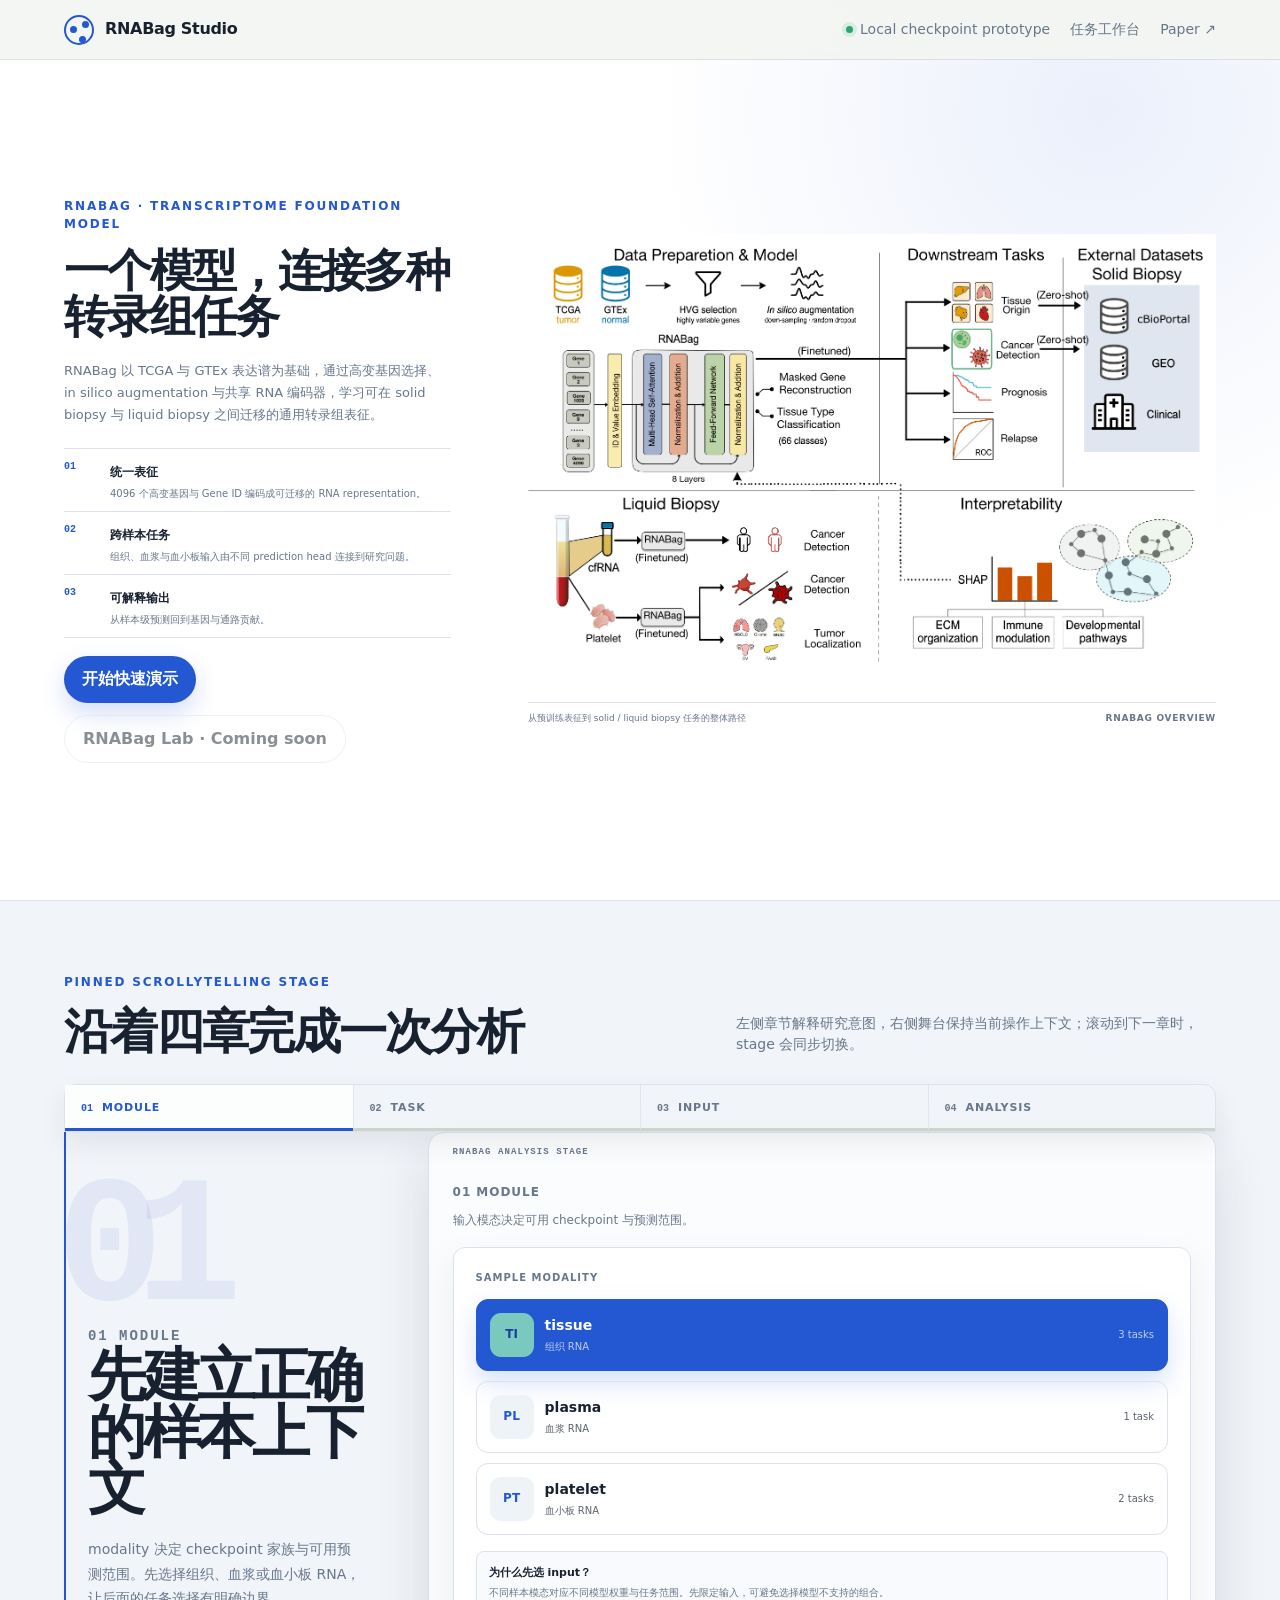
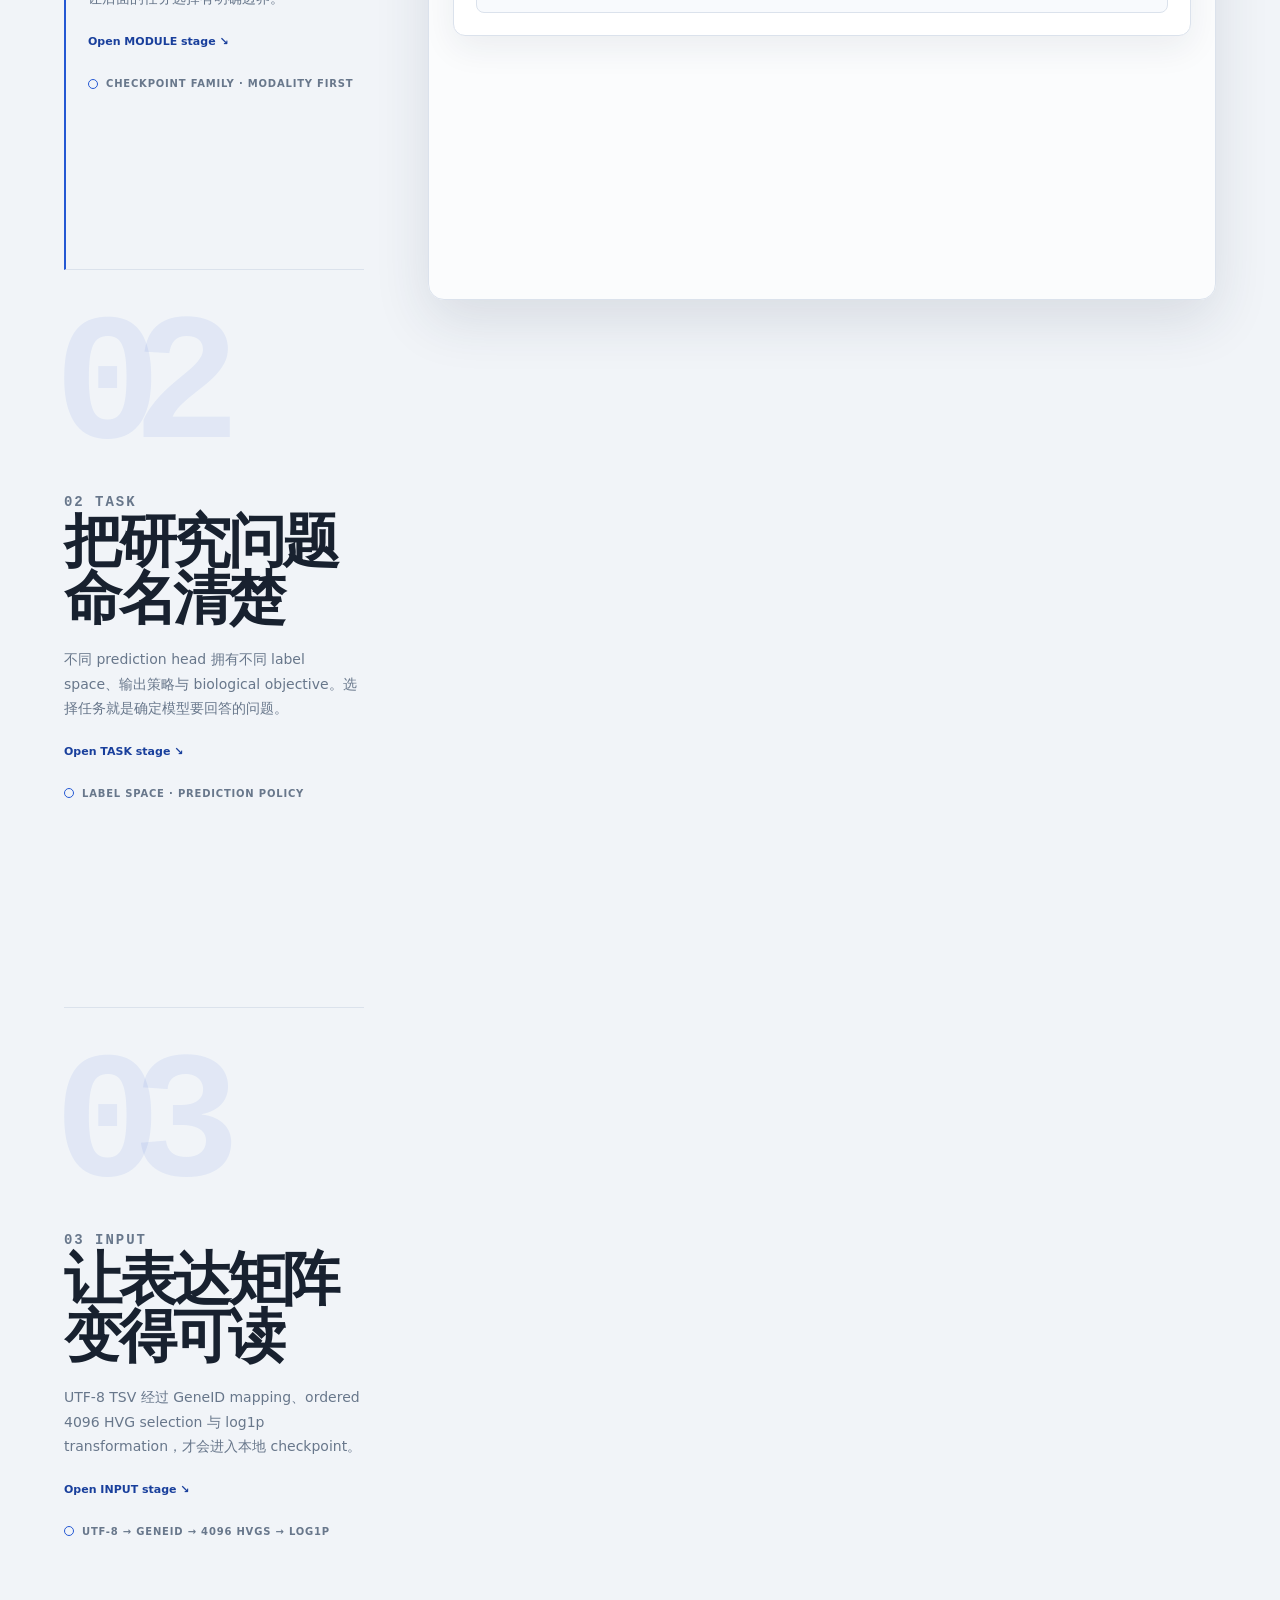
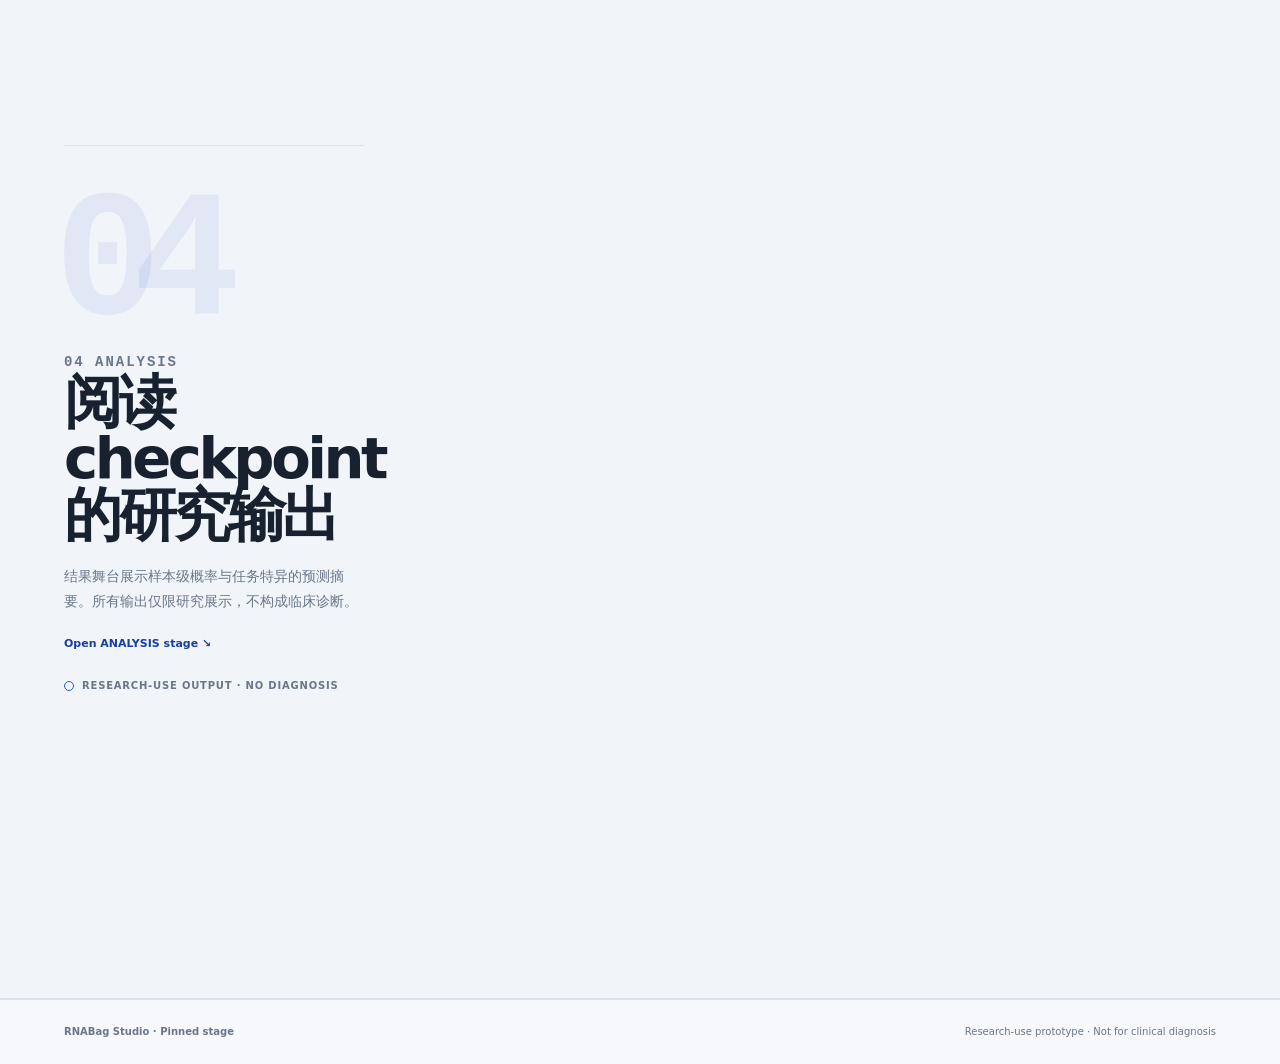
<file: index.html>
<!doctype html>
<html lang="zh-CN">
<head>
  <meta charset="utf-8">
  <meta name="viewport" content="width=device-width, initial-scale=1">
  <meta http-equiv="refresh" content="0; url=frontend/index.html">
  <title>RNABag Showcase</title>
  <link rel="icon" href="data:,">
  <style>
    body {
      margin: 0;
      min-height: 100vh;
      display: grid;
      place-items: center;
      font-family: -apple-system, BlinkMacSystemFont, "Segoe UI", sans-serif;
      color: #18212f;
      background: #f7f8fb;
    }

    main {
      width: min(520px, calc(100% - 40px));
      padding: 32px;
      border: 1px solid #dde3ee;
      border-radius: 8px;
      background: #ffffff;
    }

    h1 {
      margin: 0 0 12px;
      font-size: 28px;
      font-weight: 680;
    }

    p {
      margin: 0;
      color: #5d697b;
      line-height: 1.7;
    }

    a {
      color: #2458d3;
      font-weight: 650;
    }
  </style>
  <script>
    window.location.replace("frontend/index.html");
  </script>
</head>
<body>
  <main>
    <h1>RNABag Showcase</h1>
    <p>展示页已迁移到 <a href="frontend/index.html">frontend/index.html</a>。</p>
  </main>
</body>
</html>
</file>
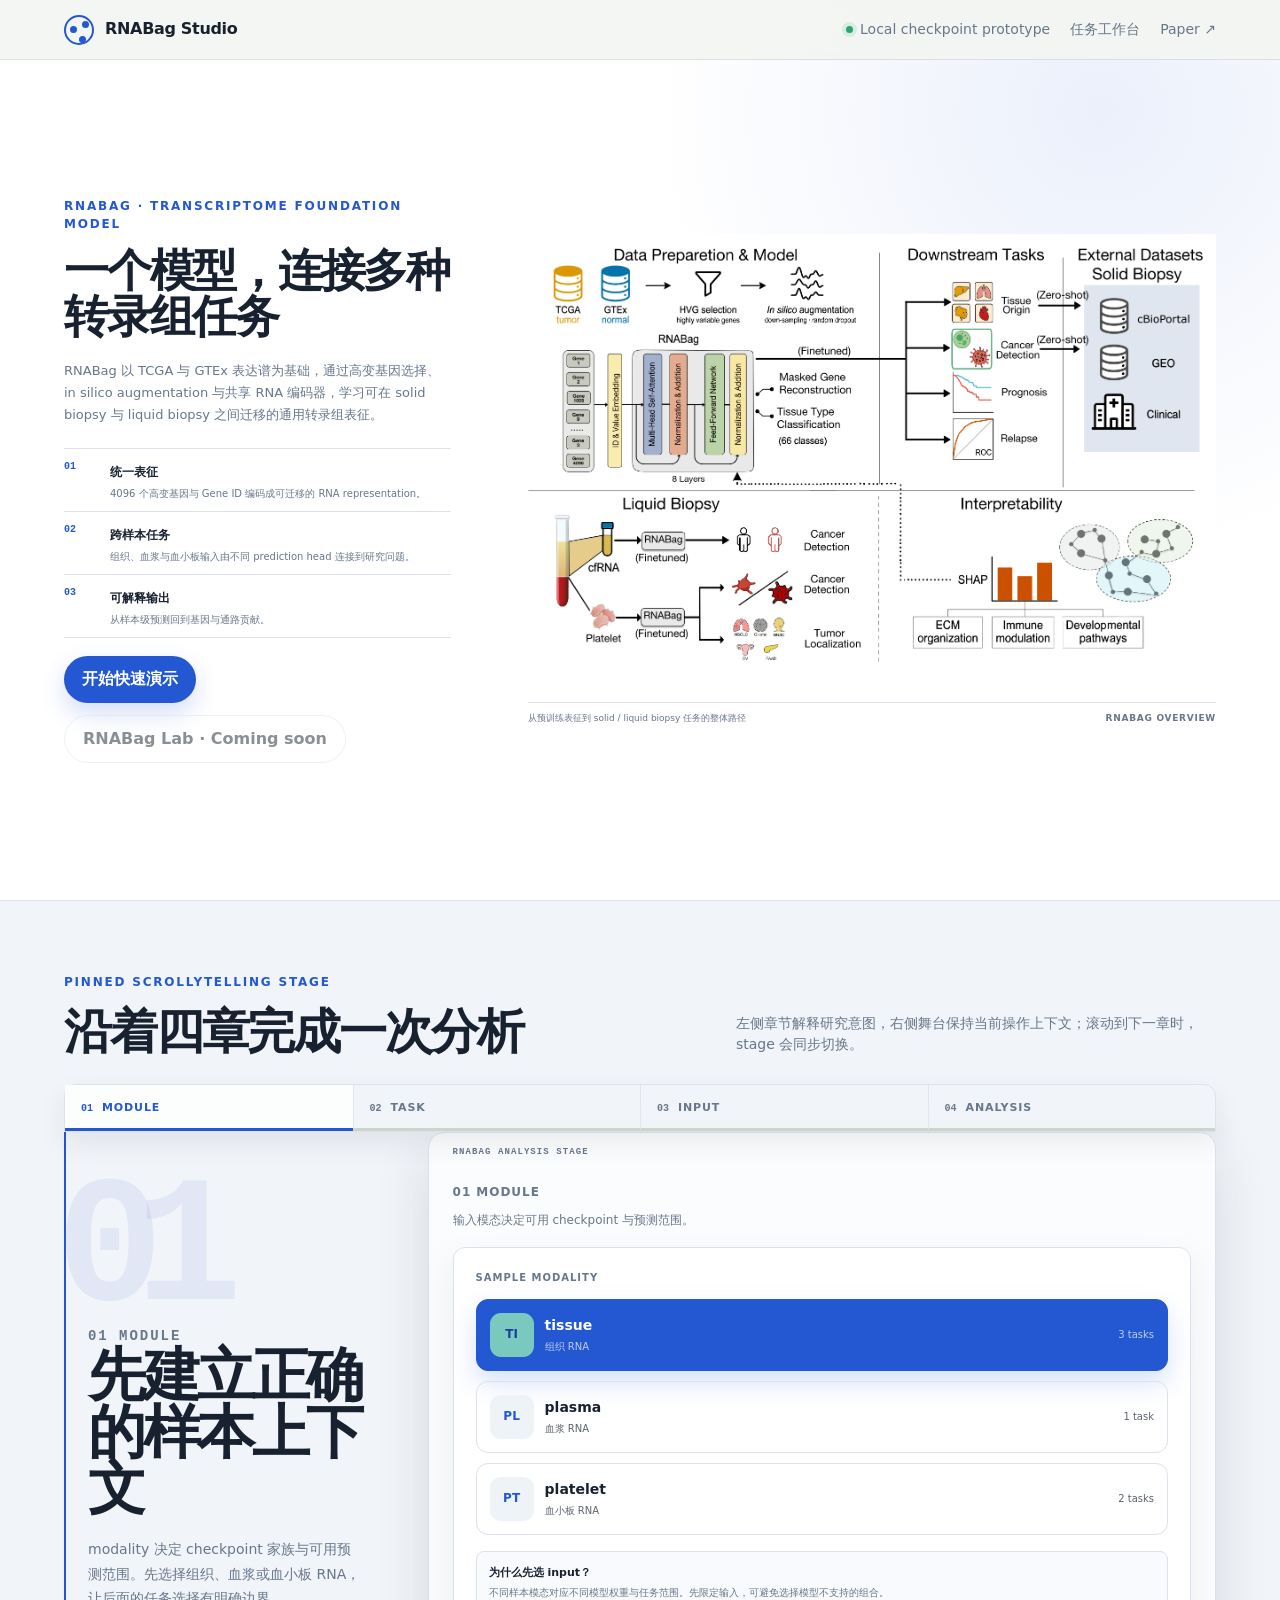
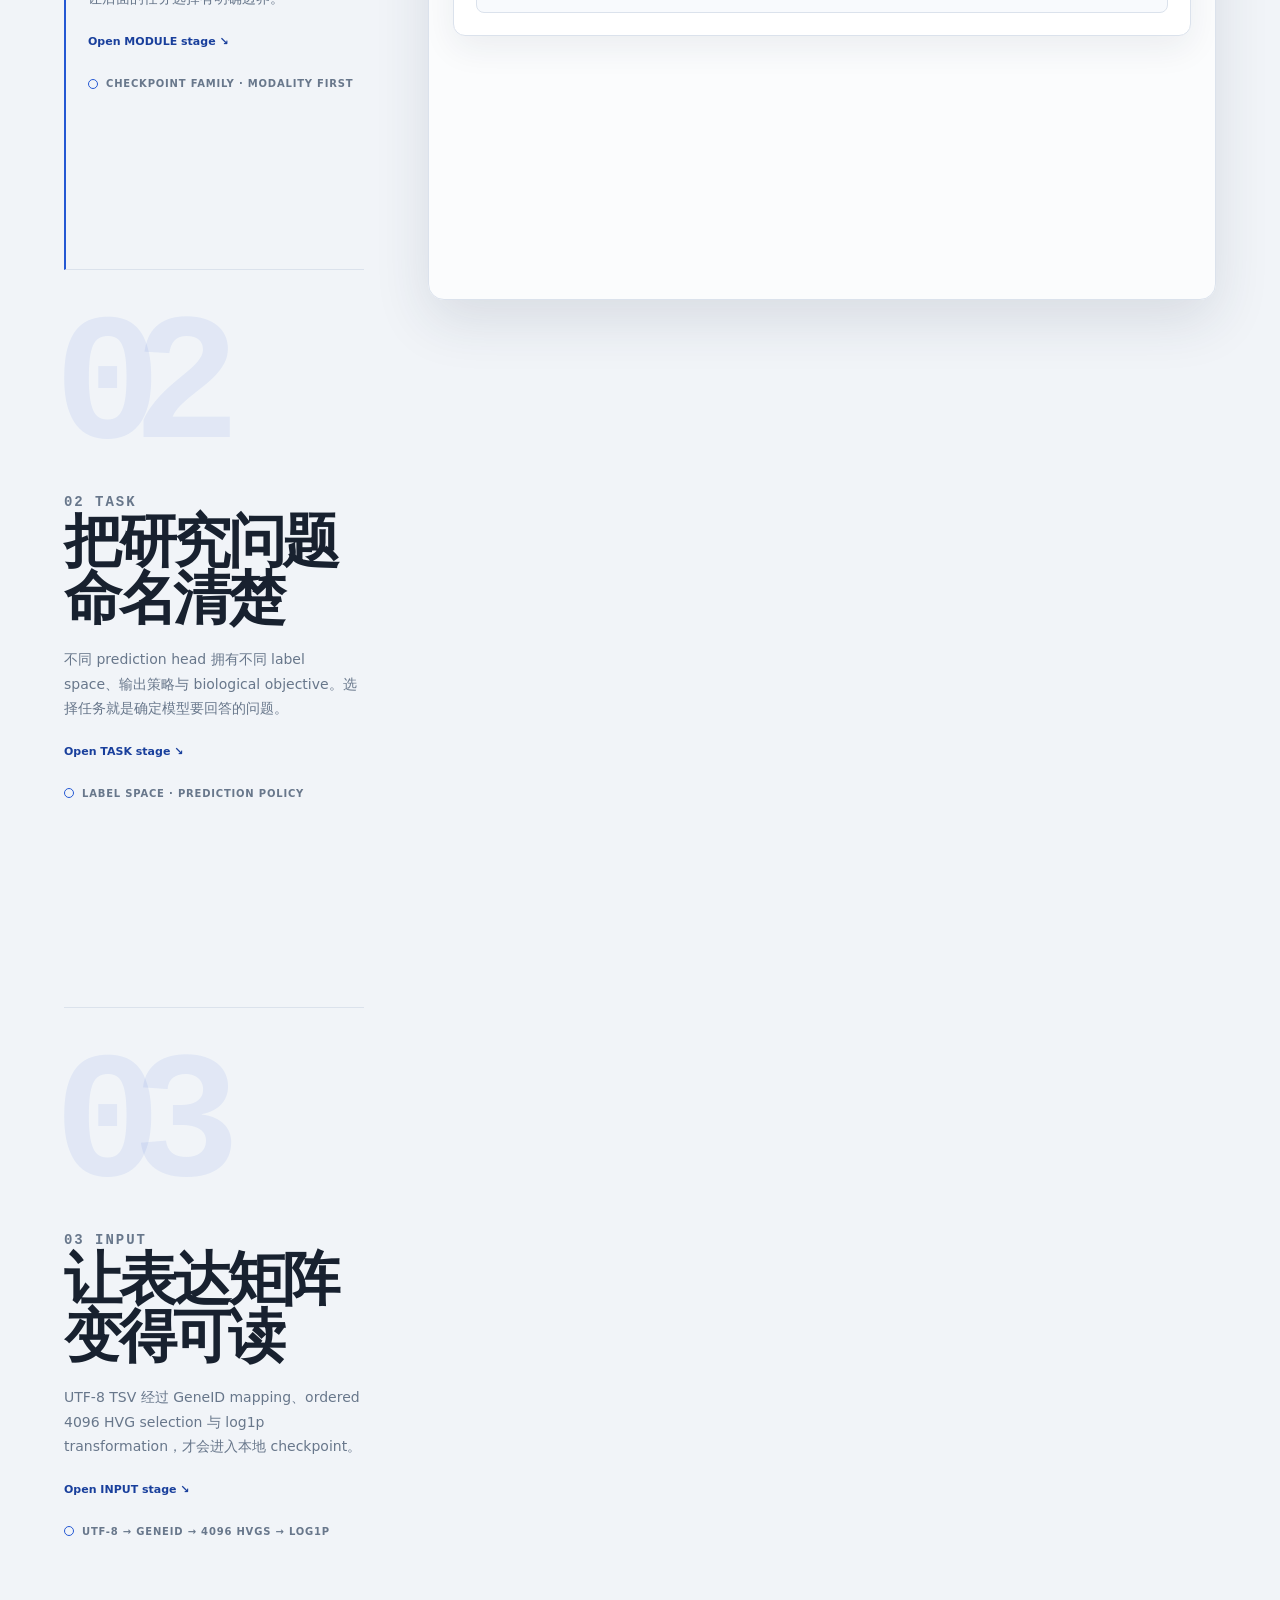
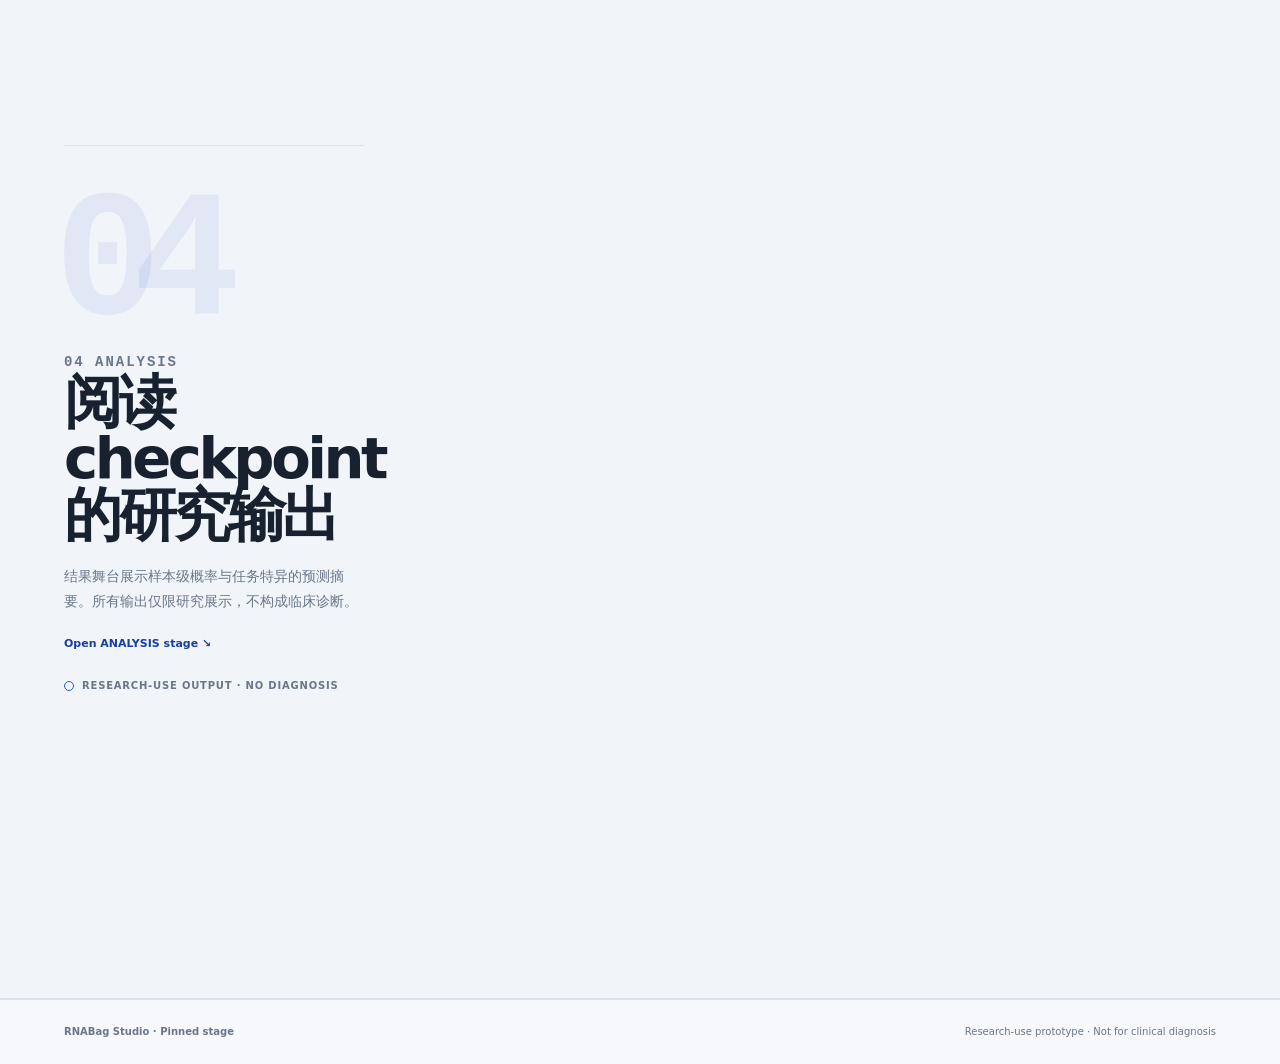
<file: frontend/index.html>
<!doctype html>
<html lang="zh-CN">
<head>
  <meta charset="utf-8">
  <meta name="viewport" content="width=device-width, initial-scale=1">
  <title>RNABag Studio — Pinned Scrollytelling Stage</title>
  <meta name="description" content="RNABag transcriptomic inference showcase with a pinned analysis stage.">
  <link rel="icon" href="data:,">
  <style>
    :root { --ink:#18212f; --muted:#68778b; --paper:#f7f8fb; --surface:#fff; --line:#dbe2ec; --blue:#2458d3; --blue-dark:#193f9c; --blue-soft:#eef3f8; --mint:#79c9bf; --lime:#c9f06f; --deep:#1f2f46; --shadow:0 18px 45px rgba(35,48,73,.1); }
    * { box-sizing:border-box; }
    html { scroll-behavior:smooth; scroll-padding-top:76px; }
    body { margin:0; color:var(--ink); background:radial-gradient(circle at 84% 4%,rgba(36,88,211,.1),transparent 26rem),var(--paper); font-family:Inter,"PingFang SC","Microsoft YaHei",system-ui,sans-serif; line-height:1.55; }
    button,input { font:inherit; } a { color:inherit; } button,a { -webkit-tap-highlight-color:transparent; }
    .nav { height:60px; padding:0 clamp(20px,5vw,72px); display:flex; align-items:center; justify-content:space-between; position:sticky; top:0; z-index:30; border-bottom:1px solid rgba(23,34,29,.1); background:rgba(244,246,241,.86); backdrop-filter:blur(16px); }
    .brand { display:flex; align-items:center; gap:11px; font-weight:800; text-decoration:none; letter-spacing:-.02em; }
    .brand-mark { width:30px; height:30px; position:relative; border:2px solid var(--blue); border-radius:50%; }
    .brand-mark::before,.brand-mark::after { content:""; position:absolute; width:7px; height:7px; background:var(--blue); border-radius:50%; }
    .brand-mark::before { left:4px; top:9px; } .brand-mark::after { right:3px; top:4px; box-shadow:-3px 15px 0 var(--blue); }
    .nav-right { display:flex; align-items:center; gap:20px; color:var(--muted); font-size:14px; } .nav-right a{text-decoration:none;} .nav-right a:hover{color:var(--ink);}
    .status { display:flex; align-items:center; gap:7px; } .status::before { content:""; width:7px; height:7px; border-radius:50%; background:#2ca66f; box-shadow:0 0 0 4px rgba(44,166,111,.13); }
    .model-overview { width:100%; height:calc(100vh - 60px); height:calc(100svh - 60px); min-height:0; overflow:clip; padding:clamp(22px,4vw,54px) clamp(20px,5vw,72px); display:flex; align-items:center; background:radial-gradient(circle at 86% 6%,rgba(36,88,211,.09),transparent 28rem),#fff; }
    .overview-inner { width:100%; max-width:1296px; height:100%; margin:0 auto; display:grid; grid-template-columns:minmax(360px,.72fr) minmax(0,1.28fr); align-items:center; gap:clamp(42px,6vw,92px); }
    .eyebrow { margin:0 0 14px; color:var(--blue); font-size:12px; font-weight:800; letter-spacing:.15em; text-transform:uppercase; }
    h1 { max-width:720px; margin:0; font-size:clamp(38px,3.5vw,50px); line-height:1.03; letter-spacing:-.05em; }
    .overview-body { display:grid; gap:10px; margin-top:20px; } .overview-body p{max-width:680px;margin:0;color:var(--muted);font-size:13px;line-height:1.7;} .overview-body p:last-child{display:none;}
    .overview-points { display:grid; gap:0; margin-top:22px; border-top:1px solid var(--line); } .overview-point{display:grid;grid-template-columns:34px 1fr;gap:12px;padding:10px 0;border-bottom:1px solid var(--line);} .overview-point>span{color:var(--blue);font:800 10px/1.6 ui-monospace,monospace;} .overview-point strong{font-size:12px;} .overview-point p{margin:2px 0 0;color:var(--muted);font-size:10px;line-height:1.5;}
    .overview-actions { display:flex; gap:12px; align-items:center; flex-wrap:wrap; margin-top:18px; } .button{border:0;border-radius:999px;padding:11px 18px;font-weight:750;cursor:pointer;text-decoration:none;transition:.18s ease;} .button:hover{transform:translateY(-2px);} .button:disabled{opacity:.5;cursor:not-allowed;transform:none;} .button.primary{color:#fff;background:var(--blue);box-shadow:0 10px 24px rgba(36,88,211,.2);} .button.primary:hover{background:var(--blue-dark);} .button.ghost{color:var(--ink);background:transparent;border:1px solid var(--line);}
    .overview-figure{margin:0;min-width:0;cursor:zoom-in;} .overview-figure:focus-visible{outline:3px solid rgba(36,88,211,.35);outline-offset:6px;} .overview-figure img{display:block;width:100%;height:auto;max-height:calc(100svh - 145px);object-fit:contain;background:#fff;} .overview-figure figcaption{display:flex;justify-content:space-between;gap:24px;margin-top:10px;padding-top:9px;color:var(--muted);border-top:1px solid var(--line);font-size:9px;} .overview-figure figcaption span:last-child{font-weight:800;letter-spacing:.08em;text-transform:uppercase;} body.overview-lightbox-open{overflow:hidden;} .overview-lightbox{position:fixed;inset:0;z-index:100;display:grid;place-items:center;padding:48px;background:rgba(9,15,26,.84);cursor:zoom-out;opacity:0;visibility:hidden;transition:opacity .2s ease,visibility .2s ease;} .overview-lightbox.is-open{opacity:1;visibility:visible;} .overview-lightbox img{display:block;max-width:calc(100vw - 96px);max-height:calc(100vh - 96px);object-fit:contain;background:#fff;border-radius:10px;box-shadow:0 30px 90px rgba(0,0,0,.42);}
    .studio-wrap{background:#f1f4f8;border-top:1px solid var(--line);border-bottom:1px solid var(--line);} .studio{max-width:1440px;margin:0 auto;padding:72px clamp(20px,5vw,72px) 90px;} .section-heading{display:flex;justify-content:space-between;align-items:end;gap:30px;margin-bottom:28px;} .section-heading h2{margin:0;font-size:clamp(30px,4vw,48px);letter-spacing:-.045em;line-height:1.05;} .section-heading p:last-child{max-width:480px;margin:0;color:var(--muted);font-size:14px;}
    .workflow-nav{position:sticky;top:60px;z-index:20;background:rgba(241,244,248,.94);border:1px solid var(--line);border-radius:12px 12px 0 0;box-shadow:0 12px 28px rgba(35,48,73,.08);backdrop-filter:blur(16px);} .workflow-nav-inner{display:grid;grid-template-columns:repeat(4,minmax(0,1fr));} .workflow-link{display:flex;align-items:baseline;gap:9px;padding:14px 16px 12px;color:var(--muted);border-bottom:3px solid #ccd4cc;text-decoration:none;text-transform:uppercase;transition:.18s ease;} .workflow-link+ .workflow-link{border-left:1px solid rgba(219,226,236,.7);} .workflow-link span{font:800 10px/1 ui-monospace,monospace;} .workflow-link strong{font-size:11px;letter-spacing:.08em;} .workflow-link.active{color:var(--blue);border-bottom-color:var(--blue);background:rgba(255,255,255,.8);}
    .scrolly-shell{display:grid;grid-template-columns:minmax(250px,.38fr) minmax(0,1fr);gap:clamp(28px,5vw,84px);align-items:start;} .story-column{min-width:0;padding-bottom:24px;} .story-chapter{min-height:82svh;display:flex;flex-direction:column;justify-content:center;position:relative;padding:66px 0 72px;border-bottom:1px solid var(--line);scroll-margin-top:80px;} .story-chapter:last-child{border-bottom:0;} .story-chapter::before{content:attr(data-number);position:absolute;top:48px;left:-10px;color:rgba(36,88,211,.08);font:900 clamp(96px,14vw,180px)/.8 ui-monospace,monospace;letter-spacing:-.16em;pointer-events:none;} .story-chapter>*{position:relative;z-index:1;} .story-chapter.active{border-left:2px solid var(--blue);padding-left:22px;} .story-kicker{margin:0 0 15px;color:var(--blue);font:800 11px/1.4 ui-monospace,monospace;letter-spacing:.14em;text-transform:uppercase;} .story-chapter h3{max-width:480px;margin:0;font-size:clamp(34px,4.5vw,64px);line-height:.98;letter-spacing:-.06em;} .story-chapter p{max-width:440px;margin:20px 0 0;color:var(--muted);font-size:14px;line-height:1.75;} .story-meta{display:flex;align-items:center;gap:8px;margin-top:26px;color:var(--muted);font-size:10px;font-weight:800;letter-spacing:.08em;text-transform:uppercase;} .story-meta::before{content:"";width:8px;height:8px;border:1px solid var(--blue);border-radius:50%;} .story-rail-link{width:fit-content;margin-top:22px;color:var(--blue-dark);font-size:11px;font-weight:800;text-decoration:none;} .story-rail-link:hover{text-decoration:underline;}
    .analysis-stage{position:sticky;top:120px;height:calc(100svh - 132px);max-height:calc(100svh - 132px);min-height:0;background:rgba(255,255,255,.72);border:1px solid var(--line);border-radius:16px;box-shadow:0 20px 55px rgba(35,48,73,.12);overflow:hidden;} .analysis-stage::before{content:"RNABAG ANALYSIS STAGE";position:absolute;top:15px;left:24px;z-index:4;color:var(--muted);font:800 9px/1 ui-monospace,monospace;letter-spacing:.12em;} .stage-panel{position:absolute;inset:0;padding-top:26px;opacity:0;transform:translateY(14px);pointer-events:none;transition:opacity .28s ease,transform .28s ease;} .stage-panel.active{opacity:1;transform:none;pointer-events:auto;} .stage-panel[aria-hidden="true"]{visibility:hidden;} .stage-panel-body{height:100%;overflow:hidden;padding:24px;} .stage-title{margin:0 0 16px;font-size:12px;font-weight:800;color:var(--muted);letter-spacing:.08em;text-transform:uppercase;} .stage-subtitle{margin:-7px 0 18px;color:var(--muted);font-size:12px;} .stage-panel[data-panel-step="step-result"] .stage-panel-body{display:flex;flex-direction:column;} .stage-panel[data-panel-step="step-result"] .stage-title,.stage-panel[data-panel-step="step-result"] .stage-subtitle{flex:none;} .stage-panel[data-panel-step="step-result"] .result-card{flex:1;height:auto;min-height:0;} .stage-panel[data-panel-step="step-result"] .chart{min-height:0;}
    .input-stage,.task-stage,.validate-stage{background:var(--surface);border:1px solid var(--line);border-radius:12px;box-shadow:0 12px 34px rgba(35,48,73,.07);} .input-stage{padding:22px;} .side-label{margin:0 0 13px;color:var(--muted);font-size:10px;font-weight:800;letter-spacing:.1em;text-transform:uppercase;} .js-input-list{display:grid;gap:10px;} .input-card{width:100%;display:grid;grid-template-columns:44px 1fr auto;align-items:center;gap:11px;padding:13px;color:var(--ink);text-align:left;background:transparent;border:1px solid var(--line);border-radius:12px;cursor:pointer;transition:.18s ease;} .input-card:hover{background:#fff;border-color:#9db5a9;} .input-card.active{color:#fff;background:var(--blue);border-color:var(--blue);box-shadow:0 12px 26px rgba(36,88,211,.18);} .input-card:disabled{opacity:.5;cursor:not-allowed;background:#eef1f4;} .input-icon{width:44px;height:44px;display:grid;place-items:center;color:var(--blue);background:var(--blue-soft);border-radius:11px;font-weight:900;font-size:12px;} .input-card.active .input-icon{color:var(--blue-dark);background:var(--mint);} .input-name strong,.input-name span{display:block;} .input-name strong{font-size:14px;} .input-name span{margin-top:2px;opacity:.7;font-size:10px;} .input-count{font-size:10px;opacity:.7;} .scope-note{margin-top:16px;padding:12px;color:var(--muted);background:#f8fafd;border:1px solid var(--line);border-radius:8px;font-size:10px;}.scope-note strong{display:block;margin-bottom:4px;color:var(--ink);font-size:11px;}
    .task-stage{padding:22px;} .task-choice{width:100%;display:grid;gap:3px;padding:13px 14px;margin-bottom:8px;color:var(--muted);text-align:left;background:transparent;border:1px solid var(--line);border-radius:10px;cursor:pointer;} .task-choice strong{font-size:13px;} .task-choice span{font-size:10px;} .task-choice:hover{color:var(--ink);background:#f8fafd;} .task-choice.active{color:var(--blue-dark);background:var(--blue-soft);border-color:#cddbf4;box-shadow:inset 3px 0 var(--blue);} .task-detail{margin-top:16px;padding:24px;background:#fff;border:1px solid var(--line);border-radius:12px;} .task-detail .eyebrow{margin-bottom:6px;font-size:10px;} .task-detail h4{margin:0;font-size:clamp(26px,3.2vw,40px);letter-spacing:-.05em;line-height:1.05;} .api-key{display:inline-block;margin-top:11px;padding:6px 8px;color:var(--blue-dark);background:var(--blue-soft);border-radius:7px;font:700 10px ui-monospace,monospace;} .task-summary{display:grid;grid-template-columns:1fr 1fr;gap:18px;margin-top:22px;padding-top:16px;border-top:1px solid var(--line);} .summary-label{display:block;margin-bottom:5px;color:var(--blue-dark);font-size:9px;font-weight:800;letter-spacing:.1em;text-transform:uppercase;} .task-summary p{margin:0;color:var(--muted);font-size:11px;line-height:1.55;} .task-specs{margin:0;padding:0;display:grid;gap:3px;list-style:none;} .task-specs li{color:var(--muted);font-size:10px;line-height:1.4;} .task-specs li::before{content:"·";margin-right:6px;color:var(--blue);font-weight:900;}
    .validate-stage{display:grid;grid-template-columns:minmax(0,1fr) minmax(250px,.82fr);grid-template-areas:"title upload" "lede upload" "contract upload" "schema upload";column-gap:18px;align-content:start;padding:18px;} .contract-title{grid-area:title;display:flex;align-items:center;gap:8px;margin:0 0 10px;font-size:13px;} .number{width:22px;height:22px;display:grid;place-items:center;color:var(--blue-dark);background:var(--mint);border-radius:50%;font-size:10px;} .contract-lede{grid-area:lede;margin:0 0 9px;color:var(--muted);font-size:11px;line-height:1.5;} .contract-list{grid-area:contract;margin:0;border-top:1px solid var(--line);} .contract-row{display:grid;grid-template-columns:92px 1fr;gap:12px;padding:7px 0;border-bottom:1px solid var(--line);} .contract-row dt{font-size:10px;font-weight:750;} .contract-row dd{margin:0;color:var(--muted);font-size:9px;line-height:1.4;} code{color:var(--blue-dark);font-size:inherit;} .schema{grid-area:schema;margin-top:10px;border:1px solid var(--line);border-radius:9px;overflow:hidden;font:9px ui-monospace,monospace;} .schema-row{display:grid;grid-template-columns:1.1fr 1fr 1fr;} .schema-row span{padding:6px 8px;border-right:1px solid var(--line);overflow:hidden;text-overflow:ellipsis;white-space:nowrap;} .schema-row span:last-child{border-right:0;} .schema-row:first-child{color:#fff;background:#224a3d;font-weight:700;} .schema-row+.schema-row{border-top:1px solid var(--line);} .upload-box{grid-area:upload;margin:0;padding:0 0 0 18px;border-top:0;border-left:1px solid var(--line);} .dropzone{display:flex;flex-direction:column;align-items:stretch;justify-content:center;min-height:210px;padding:20px;text-align:center;border:1.5px dashed #aeb9c9;border-radius:9px;background:#fbfcfe;cursor:pointer;} .dropzone.drag,.dropzone:hover{background:var(--blue-soft);border-color:var(--blue);} .dropzone input{position:absolute;width:1px;height:1px;opacity:0;pointer-events:none;} .file-picker{display:flex;flex-direction:column;align-items:center;} .drop-icon{width:36px;height:36px;display:grid;place-items:center;margin:0 auto 7px;color:var(--blue);background:var(--blue-soft);border-radius:50%;font-weight:900;} .dropzone strong{font-size:12px;} .dropzone span{margin-top:3px;color:var(--muted);font-size:9px;} .validation{display:none;margin-top:9px;padding:9px 10px;border-radius:8px;font-size:9px;line-height:1.45;} .validation.show{display:block;} .validation.ok{color:#145941;background:#e5f4ec;} .validation.warn{color:#7c4b16;background:#fff0d8;} .dropzone.has-file{background:#e5f4ec;border-color:#79b9aa;border-style:solid;} .dropzone .validate-submit{width:100%;margin:12px 0 0;padding:0;border:0;} .dropzone .validate-submit .button{width:100%;} .sample-options{margin-top:9px;border-top:1px solid var(--line);position:relative;} .sample-options summary{padding:8px 0;color:var(--muted);cursor:pointer;font-size:9px;font-weight:700;} .lab-disabled{opacity:.5;cursor:not-allowed;pointer-events:none;} .task-confirm-wrap{margin-top:16px;display:flex;justify-content:flex-end;} .validate-submit{margin-top:14px;padding-top:14px;border-top:1px solid var(--line);} .validate-submit .button{width:100%;} .sample-popover{padding:9px;background:#fff;border:1px solid var(--line);border-radius:8px;} .sample-popover p{margin:0 0 6px;color:var(--muted);font-size:9px;} .sample-link{display:flex;justify-content:space-between;gap:8px;padding:7px 8px;color:var(--blue-dark);text-decoration:none;border:1px solid var(--line);border-radius:6px;background:#f8fafd;font:9px ui-monospace,monospace;}
    .result-card{height:100%;min-height:540px;display:flex;flex-direction:column;padding:24px;color:#fff;background:var(--deep);border-radius:12px;overflow:hidden;position:relative;} .result-card::after{content:"";position:absolute;width:240px;height:240px;right:-150px;top:80px;border:1px solid rgba(201,240,111,.14);border-radius:50%;box-shadow:0 0 0 38px rgba(201,240,111,.035),0 0 0 76px rgba(201,240,111,.025);} .result-head{display:flex;justify-content:space-between;align-items:start;gap:12px;position:relative;z-index:1;} .result-head small{color:rgba(255,255,255,.52);font-size:9px;letter-spacing:.1em;text-transform:uppercase;} .result-head strong{display:block;margin-top:4px;font-size:18px;} .demo-badge{padding:5px 8px;color:var(--lime);border:1px solid rgba(201,240,111,.3);border-radius:999px;font-size:8px;} .chart{flex:1;min-height:240px;display:grid;align-content:center;position:relative;z-index:1;} .empty-chart{text-align:center;color:rgba(255,255,255,.48);} .empty-orbit{width:110px;height:110px;display:grid;place-items:center;margin:0 auto 16px;border:1px solid rgba(255,255,255,.12);border-radius:50%;box-shadow:0 0 0 22px rgba(255,255,255,.025);} .empty-orbit::after{content:"";width:48px;height:48px;border:1px dashed rgba(201,240,111,.42);border-radius:50%;} .empty-chart p{max-width:250px;margin:0 auto;font-size:10px;} .probability{margin:14px 0;} .prob-meta{display:flex;justify-content:space-between;margin-bottom:6px;font-size:10px;} .prob-meta strong{font-size:12px;} .bar{height:10px;overflow:hidden;background:rgba(255,255,255,.09);border-radius:999px;} .bar i{display:block;width:0;height:100%;border-radius:inherit;background:var(--lime);transition:width .7s ease;} .probability.secondary .bar i{background:rgba(255,255,255,.35);} .rank-row{display:grid;grid-template-columns:74px 1fr 38px;align-items:center;gap:8px;margin:11px 0;font-size:9px;} .rank-row .bar{height:7px;} .rank-row:first-child{color:var(--lime);} .result-summary{padding:12px 13px;background:rgba(255,255,255,.07);border:1px solid rgba(255,255,255,.1);border-radius:10px;position:relative;z-index:1;} .result-summary small{color:rgba(255,255,255,.5);font-size:9px;} .result-summary strong{display:block;margin-top:2px;color:var(--lime);font-size:17px;} .run{width:100%;margin-top:10px;display:flex;align-items:center;justify-content:center;gap:8px;color:#18212f;background:var(--lime);position:relative;z-index:1;} .run:disabled{opacity:.58;cursor:wait;} .disclaimer{margin:8px 4px 0;color:rgba(255,255,255,.4);text-align:center;font-size:8px;position:relative;z-index:1;}
    .chart.has-results{display:block;align-content:normal;overflow:hidden;padding:14px 0 10px;}
    .sample-results{height:100%;min-height:0;padding-right:9px;overflow-y:auto;overscroll-behavior:contain;scrollbar-gutter:stable;}
    .sample-result{padding:4px 0 18px;border-bottom:1px solid rgba(255,255,255,.12);}
    .sample-result+.sample-result{padding-top:18px;}
    .sample-result:last-child{border-bottom:0;}
    .sample-result-head{display:flex;align-items:end;justify-content:space-between;gap:14px;margin-bottom:9px;}
    .sample-result-head div{min-width:0;}
    .sample-result-head small{display:block;color:rgba(255,255,255,.45);font-size:8px;letter-spacing:.08em;text-transform:uppercase;}
    .sample-result-head strong{display:block;margin-top:2px;overflow:hidden;color:#fff;font-size:12px;text-overflow:ellipsis;white-space:nowrap;}
    .sample-result-head>span{flex:none;color:var(--lime);font-size:10px;font-weight:800;}
    .sample-score-list .probability{margin:8px 0;}
    .sample-score-list .rank-row{margin:7px 0;}
    .workflow-stage+.workflow-stage{margin-top:14px;padding-top:12px;border-top:1px dashed rgba(255,255,255,.13);}
    .workflow-stage-head{display:flex;align-items:center;justify-content:space-between;gap:10px;margin-bottom:7px;}
    .workflow-stage-head small{color:rgba(255,255,255,.45);font-size:8px;letter-spacing:.08em;text-transform:uppercase;}
    .workflow-stage-head strong{color:var(--lime);font-size:9px;}
    footer{padding:24px clamp(20px,5vw,72px);display:flex;justify-content:space-between;color:var(--muted);border-top:1px solid var(--line);font-size:10px;}
    body.lab-mode{min-width:980px;background:#f1f4f8;} body.lab-mode .nav,body.lab-mode .model-overview,body.lab-mode footer{display:none;} body.lab-mode .studio-wrap{border:0;} body.lab-mode .studio{max-width:none;padding:18px 28px 60px;} body.lab-mode .workflow-nav{top:0;} body.lab-mode .story-chapter{min-height:calc(100svh - 72px);} body.lab-mode .analysis-stage{top:60px;height:calc(100svh - 72px);max-height:calc(100svh - 72px);}
    @media (max-width:1099px) and (min-width:760px){.overview-inner{grid-template-columns:minmax(310px,.82fr) minmax(0,1.18fr);gap:32px;}.overview-body p:last-child,.overview-points .overview-point p{display:none;}.scrolly-shell{grid-template-columns:86px minmax(0,1fr);gap:24px;}.story-chapter{min-height:78svh;padding-left:0;}.story-chapter h3{font-size:0;}.story-chapter h3::after{content:attr(data-short);font-size:22px;}.story-chapter p{display:none;}.story-chapter::before{font-size:86px;top:54px;}.analysis-stage{top:120px;}}
    @media (max-width:759px){.nav-right{gap:12px;font-size:12px;}.nav-right .status,.nav-right a:last-child{display:none;}.model-overview{height:calc(100svh - 60px);padding:20px;}.overview-inner{grid-template-columns:1fr;grid-template-rows:auto minmax(0,1fr);gap:14px;}.overview-copy h1{font-size:clamp(30px,9vw,42px);}.overview-body{margin-top:11px;}.overview-body p{font-size:11px;line-height:1.55;}.overview-points{display:none;}.overview-actions{margin-top:13px;}.overview-actions .button{padding:9px 13px;font-size:11px;}.overview-figure{display:grid;min-height:0;}.overview-figure img{width:100%;height:100%;max-height:none;object-fit:contain;}.overview-figure figcaption{display:none;}.overview-lightbox{padding:24px;}.overview-lightbox img{max-width:calc(100vw - 48px);max-height:calc(100vh - 48px);}.studio{padding:48px 16px 120px;}.section-heading{display:block;margin-bottom:20px;}.section-heading p:last-child{margin-top:12px;font-size:12px;}.workflow-nav{top:60px;margin:0 -8px;}.workflow-link{justify-content:center;gap:5px;padding:12px 5px 10px;}.workflow-link strong{font-size:9px;letter-spacing:.02em;}.scrolly-shell{display:block;}.story-column{display:none;}.analysis-stage{position:relative;top:auto;height:auto;max-height:none;min-height:0;overflow:visible;border:0;box-shadow:none;background:transparent;border-radius:0;}.analysis-stage::before{display:none;}.stage-panel,.stage-panel.active,.stage-panel.compact-visible{position:relative;inset:auto;display:block;opacity:1;transform:none;pointer-events:auto;visibility:visible;margin-bottom:36px;}.stage-panel[aria-hidden="true"]{visibility:visible;}.stage-panel-body{height:auto;overflow:visible;padding:0;}.stage-title{font-size:11px;}.input-stage,.task-stage,.validate-stage{box-shadow:var(--shadow);}.validate-stage{display:block;}.upload-box{margin-top:18px;padding:18px 0 0;border-top:1px solid var(--line);border-left:0;}.task-summary{grid-template-columns:1fr;}.result-card{min-height:500px;}.workflow-nav{position:sticky;}.stage-panel.inert{inert:false;}footer{display:block;}footer span{display:block;margin-top:6px;}}
    @media (max-height:700px) and (min-width:760px){.stage-panel-body{padding:18px;}.stage-title{margin-bottom:12px;}.stage-subtitle{margin-bottom:14px;}.input-stage,.task-stage{padding:16px;}.js-input-list{gap:8px;}.input-card{padding:10px;}.scope-note{margin-top:10px;padding:10px;}.task-choice{padding:9px 12px;margin-bottom:6px;}.task-detail{margin-top:10px;padding:16px;}.task-detail h4{font-size:30px;}.task-summary{gap:14px;margin-top:12px;padding-top:10px;}.task-specs{gap:1px;}.result-card{padding:18px;}}
    @media (prefers-reduced-motion:reduce){html{scroll-behavior:auto;}*,*::before,*::after{transition-duration:.01ms!important;animation-duration:.01ms!important;}}
    /* Let desktop Validation fill the stage with a 12px inset; optional controls scroll internally. */
    @media(min-width:760px){
      .stage-panel[data-panel-step="step-task"] .task-stage{display:grid;grid-template-columns:minmax(190px,.72fr) minmax(0,1.28fr);grid-template-areas:"label label" "list detail";column-gap:18px;align-items:start;}
      .stage-panel[data-panel-step="step-task"] .task-stage>.side-label{grid-area:label;}
      .stage-panel[data-panel-step="step-task"] .js-task-list{grid-area:list;}
      .stage-panel[data-panel-step="step-task"] .task-detail{grid-area:detail;margin-top:0;}
      .stage-panel[data-panel-step="step-validate"] .stage-panel-body{display:flex;flex-direction:column;padding:12px;}
      .stage-panel[data-panel-step="step-validate"] .stage-title,.stage-panel[data-panel-step="step-validate"] .stage-subtitle{flex:none;}
      .stage-panel[data-panel-step="step-validate"] .validate-stage{flex:1;height:auto;min-height:0;grid-template-rows:auto auto auto minmax(0,1fr);}
      .stage-panel[data-panel-step="step-validate"] .schema{align-self:start;}
      .stage-panel[data-panel-step="step-validate"] .upload-box{height:auto;align-self:stretch;}
    }
    .upload-box{min-height:0;height:100%;overflow-x:hidden;overflow-y:auto;overscroll-behavior:contain;scrollbar-gutter:stable;contain:size;}
    .dropzone .demo-hint{display:block;margin-top:8px;color:var(--blue-dark);font-size:9px;font-weight:700;}
    .demo-action{margin-top:9px;padding-top:9px;border-top:1px solid var(--line);}
    .demo-run{width:100%;padding:9px 12px;color:#fff;background:var(--blue);border:0;border-radius:999px;cursor:pointer;font-size:10px;font-weight:800;}
    .demo-run:hover{background:var(--blue-dark);}
    .demo-run:disabled{opacity:.58;cursor:wait;}
    @media(max-width:759px){.upload-box{height:auto;overflow:visible;scrollbar-gutter:auto;contain:none;}}
  </style>
</head>
<body data-variant="two">
  <nav class="nav"><a class="brand" href="#top"><span class="brand-mark" aria-hidden="true"></span>RNABag Studio</a><div class="nav-right"><span class="status">Local checkpoint prototype</span><a href="#step-input">任务工作台</a><a href="https://www.biorxiv.org/content/10.64898/2026.04.19.719450v1" target="_blank" rel="noreferrer">Paper ↗</a></div></nav>
  <main id="top">
    <section class="model-overview" aria-labelledby="overview-title"><div class="overview-inner"><div class="overview-copy"><p class="eyebrow">RNABag · Transcriptome foundation model</p><h1 id="overview-title">一个模型，连接多种转录组任务</h1><div class="overview-body"><p>RNABag 以 TCGA 与 GTEx 表达谱为基础，通过高变基因选择、in silico augmentation 与共享 RNA 编码器，学习可在 solid biopsy 与 liquid biopsy 之间迁移的通用转录组表征。</p><p>从输入模态到 checkpoint 输出，沿着四个章节理解一次完整的研究分析。</p></div><div class="overview-points"><div class="overview-point"><span>01</span><div><strong>统一表征</strong><p>4096 个高变基因与 Gene ID 编码成可迁移的 RNA representation。</p></div></div><div class="overview-point"><span>02</span><div><strong>跨样本任务</strong><p>组织、血浆与血小板输入由不同 prediction head 连接到研究问题。</p></div></div><div class="overview-point"><span>03</span><div><strong>可解释输出</strong><p>从样本级预测回到基因与通路贡献。</p></div></div></div><div class="overview-actions"><a class="button primary" href="#step-input">开始快速演示</a><button type="button" disabled class="button ghost lab-disabled">RNABag Lab · Coming soon</button></div></div><figure class="overview-figure" role="button" tabindex="0" aria-label="放大 RNABag 模型总览图"><img src="../asset/overview.png" alt="RNABag 数据准备、模型架构、下游任务与可解释性总览"><figcaption><span>从预训练表征到 solid / liquid biopsy 任务的整体路径</span><span>RNABag overview</span></figcaption></figure></div></section>
    <section class="studio-wrap" id="studio"><div class="studio"><div class="section-heading"><div><p class="eyebrow">Pinned scrollytelling stage</p><h2>沿着四章完成一次分析</h2></div><p>左侧章节解释研究意图，右侧舞台保持当前操作上下文；滚动到下一章时，stage 会同步切换。</p></div>
      <nav class="workflow-nav" aria-label="分析步骤"><div class="workflow-nav-inner"><a class="workflow-link active" href="#step-input" data-step-target="step-input"><span>01</span><strong>MODULE</strong></a><a class="workflow-link" href="#step-task" data-step-target="step-task"><span>02</span><strong>TASK</strong></a><a class="workflow-link" href="#step-validate" data-step-target="step-validate"><span>03</span><strong>INPUT</strong></a><a class="workflow-link" href="#step-result" data-step-target="step-result"><span>04</span><strong>ANALYSIS</strong></a></div></nav>
      <div class="scrolly-shell" id="workspace"><div class="story-column">
        <section class="story-chapter active" id="step-input" data-number="01" data-workflow-step aria-labelledby="story-input-title"><p class="story-kicker">01 MODULE</p><h3 id="story-input-title" data-short="MODULE">先建立正确的样本上下文</h3><p>modality 决定 checkpoint 家族与可用预测范围。先选择组织、血浆或血小板 RNA，让后面的任务选择有明确边界。</p><a class="story-rail-link" href="#step-input" data-step-target="step-input">Open MODULE stage ↘</a><span class="story-meta">Checkpoint family · modality first</span></section>
        <section class="story-chapter" id="step-task" data-number="02" data-workflow-step aria-labelledby="story-task-title"><p class="story-kicker">02 TASK</p><h3 id="story-task-title" data-short="TASK">把研究问题命名清楚</h3><p>不同 prediction head 拥有不同 label space、输出策略与 biological objective。选择任务就是确定模型要回答的问题。</p><a class="story-rail-link" href="#step-task" data-step-target="step-task">Open TASK stage ↘</a><span class="story-meta">Label space · prediction policy</span></section>
        <section class="story-chapter" id="step-validate" data-number="03" data-workflow-step aria-labelledby="story-validate-title"><p class="story-kicker">03 INPUT</p><h3 id="story-validate-title" data-short="INPUT">让表达矩阵变得可读</h3><p>UTF-8 TSV 经过 GeneID mapping、ordered 4096 HVG selection 与 log1p transformation，才会进入本地 checkpoint。</p><a class="story-rail-link" href="#step-validate" data-step-target="step-validate">Open INPUT stage ↘</a><span class="story-meta">UTF-8 → GeneID → 4096 HVGs → log1p</span></section>
        <section class="story-chapter" id="step-result" data-number="04" data-workflow-step aria-labelledby="story-result-title"><p class="story-kicker">04 ANALYSIS</p><h3 id="story-result-title" data-short="ANALYSIS">阅读 checkpoint 的研究输出</h3><p>结果舞台展示样本级概率与任务特异的预测摘要。所有输出仅限研究展示，不构成临床诊断。</p><a class="story-rail-link" href="#step-result" data-step-target="step-result">Open ANALYSIS stage ↘</a><span class="story-meta">Research-use output · no diagnosis</span></section>
      </div><div class="analysis-stage">
        <section class="stage-panel active" data-panel-step="step-input" aria-hidden="false"><div class="stage-panel-body"><p class="stage-title">01 MODULE</p><p class="stage-subtitle">输入模态决定可用 checkpoint 与预测范围。</p><div class="input-stage"><p class="side-label">Sample modality</p><div class="js-input-list"></div><div class="scope-note"><strong>为什么先选 input？</strong>不同样本模态对应不同模型权重与任务范围。先限定输入，可避免选择模型不支持的组合。</div></div></div></section>
        <section class="stage-panel" data-panel-step="step-task" aria-hidden="true"><div class="stage-panel-body"><p class="stage-title">02 TASK</p><p class="stage-subtitle">选择与 biological objective 对齐的 prediction head。</p><div class="task-stage"><p class="side-label">Available tasks</p><div class="js-task-list"></div><div class="task-detail"><p class="eyebrow js-task-modality">组织 RNA</p><h4 class="js-task-title">Origin and Detect</h4><code class="api-key js-api-key">input: tissue</code><div class="task-summary"><div><span class="summary-label">Biological objective</span><p class="js-task-description"></p></div><div><span class="summary-label">Task specification</span><ul class="task-specs js-task-specs"></ul></div></div><div class="task-confirm-wrap"><button class="button primary js-task-confirm" type="button">选择此任务并继续</button></div></div></div></div></section>
        <section class="stage-panel" data-panel-step="step-validate" aria-hidden="true"><div class="stage-panel-body"><p class="stage-title">03 INPUT</p><p class="stage-subtitle">确认数据约定，再让本地 API 做完整校验。</p><div class="validate-stage"><h4 class="contract-title"><span class="number">03</span>输入规则 · Input contract</h4><p class="contract-lede">模型接受以基因为观测维度、样本为特征列的 bulk RNA expression matrix。</p><dl class="contract-list"><div class="contract-row"><dt>File encoding</dt><dd>UTF-8 tab-separated values（<code>.tsv</code>），不接受 CSV 或 Excel。</dd></div><div class="contract-row"><dt>Quantification</dt><dd>表达丰度须完成 FPKM normalization；元素应为有限、非负数值。</dd></div><div class="contract-row"><dt>Matrix orientation</dt><dd>第一列为 <code>GeneID</code>，后续每列对应一个独立样本。</dd></div><div class="contract-row"><dt class="js-modality-rule">样本模态：tissue only</dt><dd class="js-modality-help">当前分析仅接受 tissue RNA。</dd></div></dl><div class="schema" aria-label="TSV 格式示例"><div class="schema-row"><span>GeneID</span><span>Sample_001</span><span>Sample_002</span></div><div class="schema-row"><span>100287102</span><span>0.000</span><span>1.324</span></div><div class="schema-row"><span>653635</span><span>2.417</span><span>0.000</span></div></div><div class="upload-box"><p class="side-label">File check</p><div class="dropzone js-dropzone"><label class="file-picker"><input class="js-file-input" type="file" accept=".tsv,text/tab-separated-values,text/plain"><span class="drop-icon">↑</span><strong>拖入或选择 FPKM .tsv</strong><span class="js-dropzone-hint">浏览器先预检；提交后由本地 API 完整校验</span></label><div class="validate-submit js-validate-submit" style="display:none"><button class="button primary js-run" type="button">提交本地分析</button></div></div><div class="validation js-validation" aria-live="polite"></div><details class="sample-options"><summary>扩展选项 · Example dataset</summary><div class="sample-popover"><p class="js-sample-description"></p><a class="sample-link js-sample-link" download><span>Download example dataset</span><strong>↓</strong></a></div></details></div></div></div></section>
        <section class="stage-panel" data-panel-step="step-result" aria-hidden="true"><div class="stage-panel-body"><p class="stage-title">04 ANALYSIS</p><p class="stage-subtitle">提交后在这里查看队列、完整校验与 checkpoint 输出。</p><div class="result-card"><div class="result-head"><div><small>Graphical output</small><strong class="js-result-title">Prediction preview</strong></div><span class="demo-badge js-result-badge">RNABAG CHECKPOINT</span></div><div class="chart js-chart"><div class="empty-chart"><div class="empty-orbit"></div><p>选择 TSV 并提交本地分析，查看完整预处理与 checkpoint 输出。</p></div></div><div class="result-summary js-result-summary"><small>Expected output</small><strong class="js-expected-output">Tissue origin + Healthy / Cancer</strong></div><p class="disclaimer">当前结果由 RNABag checkpoint 在本地生成，仅限研究展示，不用于临床诊断。</p></div></div></section>
      </div></div>
    </div></section>
  </main>
  <div class="overview-lightbox" role="dialog" aria-modal="true" aria-label="RNABag 模型总览放大图" aria-hidden="true"><img src="../asset/overview.png" alt="RNABag 数据准备、模型架构、下游任务与可解释性总览放大图"></div>
  <footer><strong>RNABag Studio · Pinned stage</strong><span>Research-use prototype · Not for clinical diagnosis</span></footer>
  <script src="rnabag-runtime-config.js?v=20260721"></script>
  <script src="rnabag-variant.js?v=20260721"></script>
</body>
</html>
</file>
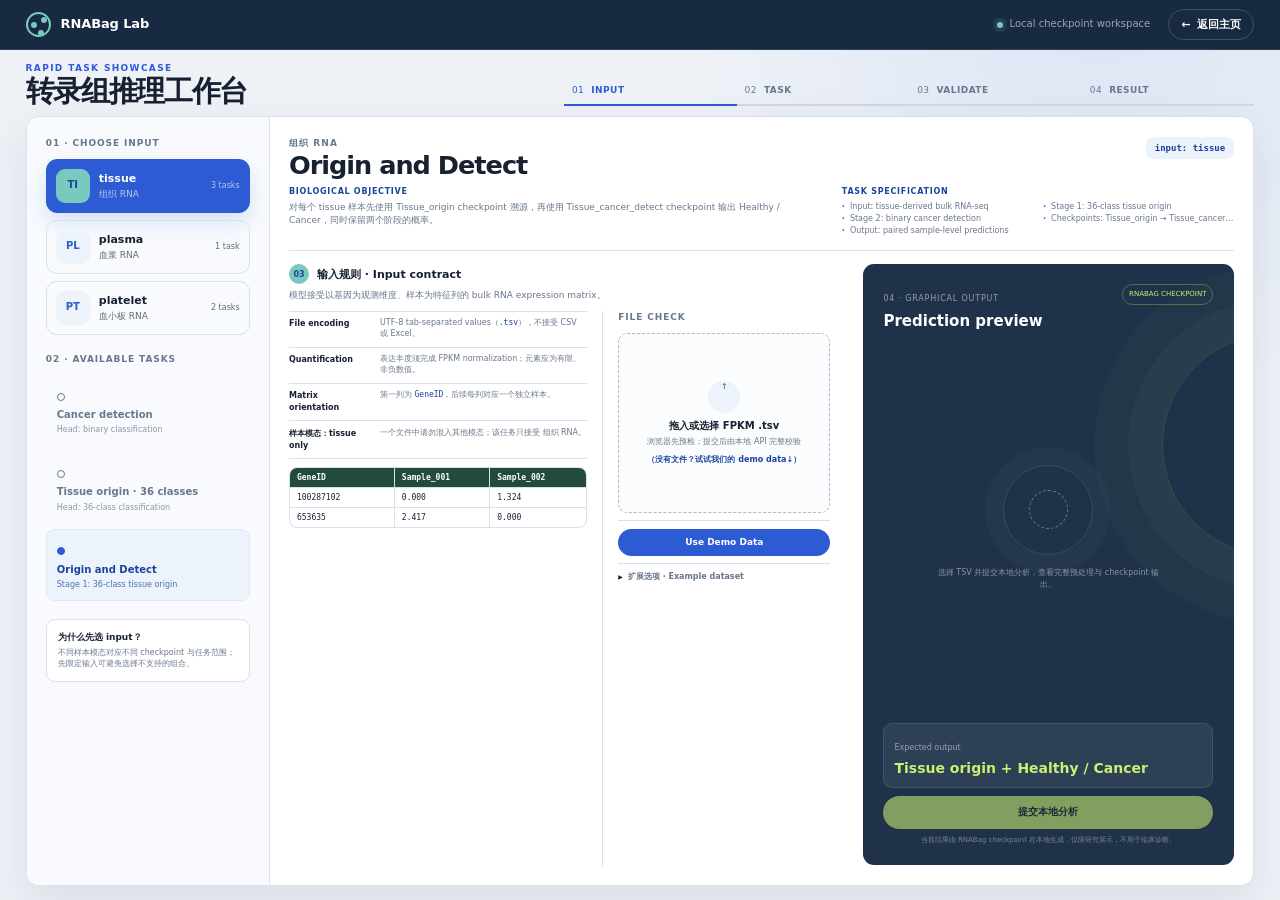
<file: frontend/ranbag_lab.html>
<!doctype html>
<html lang="zh-CN">
<head>
  <meta charset="utf-8">
  <meta name="viewport" content="width=device-width, initial-scale=1">
  <title>RNABag Lab — Transcriptomic Inference Workspace</title>
  <meta name="description" content="RNABag 面向生物学与计算生物学研究者的单页转录组推理工作台。">
  <style>
    :root {
      --ink: #172131;
      --muted: #68778d;
      --paper: #eef2f7;
      --surface: #fff;
      --line: #d9e1ec;
      --blue: #2c5bd4;
      --blue-dark: #1c439e;
      --blue-soft: #edf3fb;
      --mint: #79c9bf;
      --deep: #1f324a;
      --lime: #c9f06f;
      --shadow: 0 18px 48px rgba(31, 50, 74, .1);
    }

    * { box-sizing: border-box; }
    html, body { width: 100%; height: 100%; margin: 0; overflow: hidden; }
    body {
      min-width: 960px;
      color: var(--ink);
      background:
        radial-gradient(circle at 86% 0, rgba(44, 91, 212, .09), transparent 26rem),
        var(--paper);
      font-family: Inter, "PingFang SC", "Microsoft YaHei", system-ui, sans-serif;
      line-height: 1.45;
    }
    button, input { font: inherit; }
    button, a { -webkit-tap-highlight-color: transparent; }
    button:focus-visible, a:focus-visible, summary:focus-visible, .dropzone:focus-within { outline: 3px solid rgba(44, 91, 212, .25); outline-offset: 2px; }

    .lab-shell { height: 100svh; min-height: 0; display: grid; grid-template-rows: 50px minmax(0, 1fr); overflow: hidden; }
    .lab-bar {
      display: flex; align-items: center; justify-content: space-between; gap: 24px;
      padding: 0 clamp(16px, 2vw, 32px); color: #fff; background: #182a41;
      border-bottom: 1px solid rgba(255, 255, 255, .1);
    }
    .brand { display: flex; align-items: center; gap: 10px; font-size: 13px; font-weight: 820; letter-spacing: -.01em; }
    .brand-mark { width: 25px; height: 25px; position: relative; border: 2px solid var(--mint); border-radius: 50%; }
    .brand-mark::before, .brand-mark::after { content: ""; position: absolute; width: 6px; height: 6px; background: var(--mint); border-radius: 50%; }
    .brand-mark::before { left: 3px; top: 8px; }
    .brand-mark::after { right: 2px; top: 3px; box-shadow: -3px 13px 0 var(--mint); }
    .bar-meta { display: flex; align-items: center; gap: 18px; color: rgba(255, 255, 255, .58); font-size: 10px; }
    .status { display: flex; align-items: center; gap: 7px; }
    .status::before { content: ""; width: 6px; height: 6px; border-radius: 50%; background: var(--mint); box-shadow: 0 0 0 4px rgba(121, 201, 191, .12); }
    .back-link {
      display: inline-flex; align-items: center; gap: 7px; padding: 7px 12px; color: #fff;
      border: 1px solid rgba(255, 255, 255, .18); border-radius: 999px; text-decoration: none;
      font-size: 11px; font-weight: 720; transition: background .18s, border-color .18s;
    }
    .back-link:hover { background: rgba(255, 255, 255, .09); border-color: rgba(255, 255, 255, .32); }

    .lab-main { min-height: 0; display: grid; grid-template-rows: auto minmax(0, 1fr); gap: 10px; padding: 12px clamp(14px, 2vw, 28px) 14px; overflow: hidden; }
    .lab-intro { display: grid; grid-template-columns: minmax(270px, .85fr) minmax(440px, 1.15fr); align-items: end; gap: 28px; }
    .eyebrow { margin: 0 0 2px; color: var(--blue); font-size: 9px; font-weight: 850; letter-spacing: .15em; text-transform: uppercase; }
    .lab-intro h1 { margin: 0; font-size: clamp(22px, 2.3vw, 34px); line-height: 1; letter-spacing: -.045em; }
    .workflow-nav { display: grid; grid-template-columns: repeat(4, 1fr); min-width: 0; }
    .workflow-link {
      display: flex; align-items: center; gap: 7px; min-width: 0; padding: 7px 8px;
      color: var(--muted); border-bottom: 2px solid #cfd7e2; text-decoration: none;
      font-size: 9px; letter-spacing: .05em; text-transform: uppercase;
    }
    .workflow-link span { font-variant-numeric: tabular-nums; }
    .workflow-link strong { overflow: hidden; text-overflow: ellipsis; white-space: nowrap; }
    .workflow-link:hover, .workflow-link.active { color: var(--blue); border-color: var(--blue); }

    .workspace {
      min-height: 0; display: grid; grid-template-columns: clamp(218px, 19vw, 275px) minmax(0, 1fr);
      background: var(--surface); border: 1px solid var(--line); border-radius: 13px;
      box-shadow: var(--shadow); overflow: hidden;
    }
    .sidebar { min-height: 0; padding: clamp(14px, 1.5vw, 22px); background: #f8fafd; border-right: 1px solid var(--line); overflow: hidden; }
    .side-label { margin: 0 0 9px; color: var(--muted); font-size: 9px; font-weight: 850; letter-spacing: .1em; text-transform: uppercase; }
    .input-list, .js-input-list { display: grid; gap: 7px; }
    .input-card {
      width: 100%; min-width: 0; display: grid; grid-template-columns: 34px minmax(0, 1fr) auto;
      align-items: center; gap: 9px; padding: 9px; color: var(--ink); text-align: left;
      background: transparent; border: 1px solid var(--line); border-radius: 11px; cursor: pointer;
      transition: background .16s, border-color .16s, transform .16s;
    }
    .input-card:not(:disabled):hover { transform: translateY(-1px); border-color: #9eb0c8; background: #fff; }
    .input-card.active { color: #fff; background: var(--blue); border-color: var(--blue); box-shadow: 0 9px 20px rgba(44, 91, 212, .16); }
    .input-card:disabled { opacity: .45; cursor: not-allowed; }
    .input-icon { width: 34px; height: 34px; display: grid; place-items: center; color: var(--blue); background: var(--blue-soft); border-radius: 9px; font-size: 10px; font-weight: 900; }
    .input-card.active .input-icon { color: var(--blue-dark); background: var(--mint); }
    .input-name { min-width: 0; }
    .input-name strong, .input-name span { display: block; overflow: hidden; text-overflow: ellipsis; white-space: nowrap; }
    .input-name strong { font-size: 11px; }
    .input-name span { margin-top: 1px; opacity: .66; font-size: 9px; }
    .input-count { font-size: 8px; opacity: .65; white-space: nowrap; }
    .task-area { margin-top: clamp(14px, 2vh, 22px); }
    .js-task-list { display: grid; gap: 6px; }
    .task-choice {
      width: 100%; padding: 9px 10px; color: var(--muted); text-align: left;
      background: transparent; border: 1px solid transparent; border-radius: 9px; cursor: pointer;
    }
    .task-choice strong, .task-choice span { display: block; }
    .task-choice strong { font-size: 10px; }
    .task-choice span { margin-top: 2px; overflow: hidden; text-overflow: ellipsis; white-space: nowrap; font-size: 8px; opacity: .75; }
    .task-choice:hover { color: var(--ink); background: #fff; border-color: var(--line); }
    .task-choice.active { color: var(--blue-dark); background: var(--blue-soft); border-color: #dce7f8; }
    .task-choice::before { content: ""; display: inline-block; width: 6px; height: 6px; margin-right: 7px; border: 1.5px solid currentColor; border-radius: 50%; vertical-align: 1px; }
    .task-choice.active::before { background: var(--blue); border-color: var(--blue); }
    .scope-note { margin-top: clamp(13px, 2vh, 22px); padding: 11px; color: var(--muted); background: #fff; border: 1px solid var(--line); border-radius: 9px; font-size: 8px; line-height: 1.45; }
    .scope-note strong { display: block; margin-bottom: 3px; color: var(--ink); font-size: 9px; }

    .main-panel { min-width: 0; min-height: 0; display: grid; grid-template-rows: auto minmax(0, 1fr); padding: clamp(14px, 1.5vw, 22px); overflow: hidden; }
    .task-header { min-width: 0; padding-bottom: clamp(10px, 1.5vh, 16px); border-bottom: 1px solid var(--line); }
    .task-title-row { display: flex; align-items: start; justify-content: space-between; gap: 18px; }
    .task-kicker { margin: 0; color: var(--muted); font-size: 9px; font-weight: 800; letter-spacing: .12em; text-transform: uppercase; }
    .task-header h2 { margin: 2px 0 0; font-size: clamp(19px, 2vw, 29px); line-height: 1.04; letter-spacing: -.04em; }
    .api-key { flex: none; padding: 6px 9px; color: var(--blue-dark); background: var(--blue-soft); border-radius: 7px; font: 700 9px ui-monospace, SFMono-Regular, Consolas, monospace; }
    .task-summary { display: grid; grid-template-columns: minmax(0, 1.15fr) minmax(250px, .85fr); gap: 22px; margin-top: 8px; }
    .summary-label { display: block; margin-bottom: 3px; color: var(--blue-dark); font-size: 8px; font-weight: 850; letter-spacing: .09em; text-transform: uppercase; }
    .task-summary p { margin: 0; color: var(--muted); font-size: 9px; line-height: 1.45; }
    .task-specs { margin: 0; padding: 0; display: grid; grid-template-columns: repeat(2, minmax(0, 1fr)); gap: 1px 10px; list-style: none; }
    .task-specs li { overflow: hidden; color: var(--muted); font-size: 8px; line-height: 1.4; text-overflow: ellipsis; white-space: nowrap; }
    .task-specs li::before { content: "·"; margin-right: 5px; color: var(--blue); font-weight: 900; }

    .operation-grid { min-height: 0; display: grid; grid-template-columns: minmax(500px, 1.35fr) minmax(300px, .9fr); gap: clamp(12px, 1.4vw, 20px); padding-top: clamp(10px, 1.5vh, 16px); overflow: hidden; }
    .validate-stage { min-width: 0; min-height: 0; display: grid; grid-template: auto auto minmax(0, 1fr) / minmax(270px, 1.1fr) minmax(200px, .9fr); column-gap: clamp(12px, 1.2vw, 18px); overflow: hidden; }
    .contract-title { grid-column: 1 / -1; display: flex; align-items: center; gap: 8px; margin: 0 0 5px; font-size: 11px; }
    .number { width: 20px; height: 20px; display: grid; place-items: center; color: var(--blue-dark); background: var(--mint); border-radius: 50%; font-size: 8px; }
    .contract-lede { grid-column: 1 / -1; margin: 0 0 8px; color: var(--muted); font-size: 9px; }
    .contract-side { min-width: 0; min-height: 0; overflow: hidden; }
    .contract-list { margin: 0; border-top: 1px solid var(--line); }
    .contract-row { display: grid; grid-template-columns: 82px minmax(0, 1fr); gap: 9px; padding: clamp(5px, .75vh, 8px) 0; border-bottom: 1px solid var(--line); }
    .contract-row dt { margin: 0; font-size: 8px; font-weight: 780; }
    .contract-row dd { margin: 0; color: var(--muted); font-size: 8px; line-height: 1.35; }
    code { color: var(--blue-dark); font-size: inherit; }
    .schema { margin-top: 8px; border: 1px solid var(--line); border-radius: 8px; overflow: hidden; font: 8px ui-monospace, SFMono-Regular, Consolas, monospace; }
    .schema-row { display: grid; grid-template-columns: 1.1fr 1fr 1fr; }
    .schema-row span { min-width: 0; padding: 5px 7px; overflow: hidden; text-overflow: ellipsis; white-space: nowrap; border-right: 1px solid var(--line); }
    .schema-row span:last-child { border-right: 0; }
    .schema-row:first-child { color: #fff; background: #224a3d; font-weight: 700; }
    .schema-row + .schema-row { border-top: 1px solid var(--line); }
    .upload-box { min-width: 0; min-height: 0; padding-left: clamp(12px, 1.2vw, 18px); border-left: 1px solid var(--line); overflow-x: hidden; overflow-y: auto; overscroll-behavior: contain; scrollbar-gutter: stable; contain: size; }
    .dropzone { min-height: clamp(116px, 20vh, 180px); display: grid; place-content: center; padding: 14px; text-align: center; border: 1.5px dashed #aeb9c9; border-radius: 9px; background: #fbfcfe; cursor: pointer; transition: background .16s, border-color .16s; }
    .dropzone:hover, .dropzone.drag { background: var(--blue-soft); border-color: var(--blue); }
    .dropzone input { position: absolute; width: 1px; height: 1px; opacity: 0; pointer-events: none; }
    .drop-icon { width: 32px; height: 32px; display: grid; place-items: center; margin: 0 auto 6px; color: var(--blue); background: var(--blue-soft); border-radius: 50%; font-weight: 900; }
    .dropzone strong, .dropzone span { display: block; }
    .dropzone strong { font-size: 10px; }
    .dropzone span { margin-top: 2px; color: var(--muted); font-size: 8px; }
    .dropzone .demo-hint { margin-top: 7px; color: var(--blue-dark); font-weight: 700; }
    .validation { display: none; margin-top: 7px; padding: 7px 8px; border-radius: 7px; font-size: 8px; line-height: 1.35; }
    .validation.show { display: block; }
    .validation.ok { color: #145941; background: #e5f4ec; }
    .validation.warn { color: #7c4b16; background: #fff0d8; }
    .demo-action { margin-top: 7px; padding-top: 7px; border-top: 1px solid var(--line); }
    .demo-run { width: 100%; padding: 7px 10px; color: #fff; background: var(--blue); border: 0; border-radius: 999px; cursor: pointer; font-size: 9px; font-weight: 780; }
    .demo-run:hover { background: var(--blue-dark); }
    .demo-run:disabled { opacity: .58; cursor: wait; }
    .sample-options { margin-top: 7px; border-top: 1px solid var(--line); }
    .sample-options summary { padding: 7px 0; color: var(--muted); cursor: pointer; font-size: 8px; font-weight: 750; list-style: none; }
    .sample-options summary::-webkit-details-marker { display: none; }
    .sample-options summary::before { content: "▶"; margin-right: 5px; color: var(--ink); font-size: 6px; }
    .sample-options[open] summary::before { content: "▼"; }
    .sample-popover { padding: 7px; background: #fff; border: 1px solid var(--line); border-radius: 7px; }
    .sample-popover p { margin: 0 0 5px; color: var(--muted); font-size: 7px; }
    .sample-link { display: flex; justify-content: space-between; gap: 8px; padding: 6px 7px; color: var(--blue-dark); text-decoration: none; border: 1px solid var(--line); border-radius: 6px; background: #f8fafd; font: 8px ui-monospace, SFMono-Regular, Consolas, monospace; }

    .result-card { min-width: 0; min-height: 0; height: 100%; display: flex; flex-direction: column; padding: clamp(15px, 1.6vw, 22px); color: #fff; background: var(--deep); border-radius: 11px; overflow: hidden; contain: paint; position: relative; }
    .result-card::after { content: ""; position: absolute; width: 220px; height: 220px; right: -150px; top: 70px; border: 1px solid rgba(201, 240, 111, .14); border-radius: 50%; box-shadow: 0 0 0 34px rgba(201, 240, 111, .035), 0 0 0 68px rgba(201, 240, 111, .025); }
    .result-head { display: flex; justify-content: space-between; align-items: start; gap: 10px; position: relative; z-index: 1; }
    .result-head small { color: rgba(255, 255, 255, .52); font-size: 8px; letter-spacing: .1em; text-transform: uppercase; }
    .result-head strong { display: block; margin-top: 3px; font-size: 15px; }
    .demo-badge { padding: 4px 6px; color: var(--lime); border: 1px solid rgba(201, 240, 111, .3); border-radius: 999px; font-size: 7px; white-space: nowrap; }
    .chart { flex: 1; min-height: 0; display: grid; align-content: center; position: relative; z-index: 1; }
    .empty-chart { text-align: center; color: rgba(255, 255, 255, .48); }
    .empty-orbit { width: clamp(74px, 10vh, 105px); height: clamp(74px, 10vh, 105px); display: grid; place-items: center; margin: 0 auto 12px; border: 1px solid rgba(255, 255, 255, .12); border-radius: 50%; box-shadow: 0 0 0 18px rgba(255, 255, 255, .025); }
    .empty-orbit::after { content: ""; width: 42%; height: 42%; border: 1px dashed rgba(201, 240, 111, .42); border-radius: 50%; }
    .empty-chart p { max-width: 235px; margin: 0 auto; font-size: 8px; }
    .probability { margin: 11px 0; }
    .prob-meta { display: flex; justify-content: space-between; margin-bottom: 5px; font-size: 9px; }
    .prob-meta strong { font-size: 11px; }
    .bar { height: 9px; overflow: hidden; background: rgba(255, 255, 255, .09); border-radius: 999px; }
    .bar i { display: block; width: 0; height: 100%; border-radius: inherit; background: var(--lime); transition: width .7s ease; }
    .probability.secondary .bar i { background: rgba(255, 255, 255, .35); }
    .rank-row { display: grid; grid-template-columns: 60px minmax(0, 1fr) 32px; align-items: center; gap: 7px; margin: 8px 0; font-size: 8px; }
    .rank-row .bar { height: 6px; }
    .rank-row:first-child { color: var(--lime); }
    .chart.has-results { display: block; align-content: normal; overflow: hidden; padding: 9px 0 7px; }
    .sample-results { height: 100%; min-height: 0; padding-right: 7px; overflow-y: auto; overscroll-behavior: contain; scrollbar-gutter: stable; }
    .sample-result { padding: 3px 0 12px; border-bottom: 1px solid rgba(255, 255, 255, .12); }
    .sample-result + .sample-result { padding-top: 12px; }
    .sample-result:last-child { border-bottom: 0; }
    .sample-result-head { display: flex; align-items: end; justify-content: space-between; gap: 9px; margin-bottom: 6px; }
    .sample-result-head div { min-width: 0; }
    .sample-result-head small { display: block; color: rgba(255, 255, 255, .45); font-size: 6px; letter-spacing: .08em; text-transform: uppercase; }
    .sample-result-head strong { display: block; margin-top: 1px; overflow: hidden; color: #fff; font-size: 9px; text-overflow: ellipsis; white-space: nowrap; }
    .sample-result-head > span { flex: none; color: var(--lime); font-size: 8px; font-weight: 800; }
    .sample-score-list .probability { margin: 7px 0; }
    .sample-score-list .rank-row { margin: 6px 0; }
    .workflow-stage + .workflow-stage { margin-top: 10px; padding-top: 9px; border-top: 1px dashed rgba(255, 255, 255, .13); }
    .workflow-stage-head { display: flex; align-items: center; justify-content: space-between; gap: 7px; margin-bottom: 5px; }
    .workflow-stage-head small { color: rgba(255, 255, 255, .45); font-size: 6px; letter-spacing: .08em; text-transform: uppercase; }
    .workflow-stage-head strong { color: var(--lime); font-size: 7px; }
    .result-summary { padding: 9px 10px; background: rgba(255, 255, 255, .07); border: 1px solid rgba(255, 255, 255, .1); border-radius: 9px; position: relative; z-index: 1; }
    .result-summary small { color: rgba(255, 255, 255, .5); font-size: 8px; }
    .result-summary strong { display: block; margin-top: 2px; overflow: hidden; color: var(--lime); font-size: 14px; text-overflow: ellipsis; white-space: nowrap; }
    .button { border: 0; border-radius: 999px; padding: 9px 14px; font-weight: 780; cursor: pointer; }
    .run { width: 100%; margin-top: 8px; color: #18212f; background: var(--lime); position: relative; z-index: 1; font-size: 10px; }
    .run:hover { background: #d7f88c; }
    .run:disabled { opacity: .58; cursor: wait; }
    .disclaimer { margin: 6px 2px 0; color: rgba(255, 255, 255, .4); text-align: center; font-size: 7px; position: relative; z-index: 1; }

    @media (max-width: 1120px) {
      .lab-intro { grid-template-columns: 300px minmax(0, 1fr); }
      .workspace { grid-template-columns: 220px minmax(0, 1fr); }
      .operation-grid { grid-template-columns: minmax(0, 1.65fr) minmax(245px, .85fr); gap: 12px; }
      .main-panel { padding: 14px; }
      .validate-stage { grid-template-columns: minmax(250px, 1.12fr) minmax(190px, .88fr); column-gap: 11px; }
      .upload-box { padding-left: 11px; }
      .task-summary { gap: 12px; }
    }
    @media (max-height: 700px) {
      .lab-shell { grid-template-rows: 44px minmax(0, 1fr); }
      .lab-main { gap: 7px; padding-top: 8px; padding-bottom: 9px; }
      .workflow-link { padding-top: 4px; padding-bottom: 4px; }
      .sidebar { padding-top: 11px; padding-bottom: 11px; }
      .input-card { padding: 7px 8px; }
      .input-icon { width: 30px; height: 30px; }
      .task-area { margin-top: 11px; }
      .task-choice { padding: 6px 8px; }
      .scope-note { margin-top: 10px; padding: 8px; }
      .main-panel { padding-top: 11px; padding-bottom: 11px; }
      .task-header { padding-bottom: 7px; }
      .task-summary { margin-top: 5px; }
      .operation-grid { padding-top: 8px; }
      .contract-lede { margin-bottom: 5px; }
      .contract-row { padding-top: 4px; padding-bottom: 4px; }
      .schema { margin-top: 5px; }
      .schema-row span { padding-top: 3px; padding-bottom: 3px; }
      .dropzone { min-height: 100px; }
      .result-card { padding-top: 13px; padding-bottom: 13px; }
    }
    @media (prefers-reduced-motion: reduce) { *, *::before, *::after { transition-duration: .01ms !important; animation-duration: .01ms !important; } }
  </style>
</head>
<body data-variant="lab">
  <div class="lab-shell">
    <header class="lab-bar">
      <div class="brand"><span class="brand-mark" aria-hidden="true"></span>RNABag Lab</div>
      <div class="bar-meta"><span class="status">Local checkpoint workspace</span><a class="back-link" href="index.html" target="_top" aria-label="返回 RNABag 主页"><span aria-hidden="true">←</span> 返回主页</a></div>
    </header>

    <main class="lab-main">
      <header class="lab-intro">
        <div><p class="eyebrow">Rapid task showcase</p><h1>转录组推理工作台</h1></div>
        <nav class="workflow-nav" aria-label="分析步骤">
          <a class="workflow-link active" href="#step-input" data-step-target="step-input"><span>01</span><strong>Input</strong></a>
          <a class="workflow-link" href="#step-task" data-step-target="step-task"><span>02</span><strong>Task</strong></a>
          <a class="workflow-link" href="#step-validate" data-step-target="step-validate"><span>03</span><strong>Validate</strong></a>
          <a class="workflow-link" href="#step-result" data-step-target="step-result"><span>04</span><strong>Result</strong></a>
        </nav>
      </header>

      <section class="workspace" aria-label="RNABag Lab analysis workspace">
        <aside class="sidebar">
          <section id="step-input" data-workflow-step aria-labelledby="input-label">
            <p class="side-label" id="input-label">01 · Choose input</p>
            <div class="input-list js-input-list"></div>
          </section>
          <section class="task-area" id="step-task" data-workflow-step aria-labelledby="task-label">
            <p class="side-label" id="task-label">02 · Available tasks</p>
            <div class="js-task-list"></div>
          </section>
          <div class="scope-note"><strong>为什么先选 input？</strong>不同样本模态对应不同 checkpoint 与任务范围；先限定输入可避免选择不支持的组合。</div>
        </aside>

        <div class="main-panel">
          <header class="task-header">
            <div class="task-title-row"><div><p class="task-kicker js-task-modality">组织 RNA</p><h2 class="js-task-title">Origin and Detect</h2></div><code class="api-key js-api-key">input: tissue</code></div>
            <div class="task-summary"><div><span class="summary-label">Biological objective</span><p class="js-task-description"></p></div><div><span class="summary-label">Task specification</span><ul class="task-specs js-task-specs"></ul></div></div>
          </header>

          <div class="operation-grid">
            <section class="validate-stage" id="step-validate" data-workflow-step aria-labelledby="validate-title">
              <h3 class="contract-title" id="validate-title"><span class="number">03</span>输入规则 · Input contract</h3>
              <p class="contract-lede">模型接受以基因为观测维度、样本为特征列的 bulk RNA expression matrix。</p>
              <div class="contract-side">
                <dl class="contract-list">
                  <div class="contract-row"><dt>File encoding</dt><dd>UTF-8 tab-separated values（<code>.tsv</code>），不接受 CSV 或 Excel。</dd></div>
                  <div class="contract-row"><dt>Quantification</dt><dd>表达丰度须完成 FPKM normalization；元素应为有限、非负数值。</dd></div>
                  <div class="contract-row"><dt>Matrix orientation</dt><dd>第一列为 <code>GeneID</code>，后续每列对应一个独立样本。</dd></div>
                  <div class="contract-row"><dt class="js-modality-rule">样本模态：tissue only</dt><dd class="js-modality-help">当前分析仅接受 tissue RNA。</dd></div>
                </dl>
                <div class="schema" aria-label="TSV 格式示例"><div class="schema-row"><span>GeneID</span><span>Sample_001</span><span>Sample_002</span></div><div class="schema-row"><span>100287102</span><span>0.000</span><span>1.324</span></div><div class="schema-row"><span>653635</span><span>2.417</span><span>0.000</span></div></div>
              </div>
              <div class="upload-box">
                <p class="side-label">File check</p>
                <label class="dropzone js-dropzone"><input class="js-file-input" type="file" accept=".tsv,text/tab-separated-values,text/plain"><span class="drop-icon">↑</span><strong>拖入或选择 FPKM .tsv</strong><span>浏览器先预检；提交后由本地 API 完整校验</span><span class="demo-hint">（没有文件？试试我们的 demo data↓）</span></label>
                <div class="validation js-validation" aria-live="polite"></div>
                <section class="demo-action" aria-label="Demo data"><button class="demo-run js-demo-run" type="button">Use Demo Data</button></section>
                <details class="sample-options"><summary>扩展选项 · Example dataset</summary><div class="sample-popover"><p class="js-sample-description"></p><a class="sample-link js-sample-link" download><span>Download example dataset</span><strong>↓</strong></a></div></details>
              </div>
            </section>

            <section class="result-card" id="step-result" data-workflow-step aria-labelledby="result-title">
              <div class="result-head"><div><small>04 · Graphical output</small><strong class="js-result-title" id="result-title">Prediction preview</strong></div><span class="demo-badge js-result-badge">RNABAG CHECKPOINT</span></div>
              <div class="chart js-chart"><div class="empty-chart"><div class="empty-orbit"></div><p>选择 TSV 并提交本地分析，查看完整预处理与 checkpoint 输出。</p></div></div>
              <div class="result-summary js-result-summary"><small>Expected output</small><strong class="js-expected-output">Tissue origin + Healthy / Cancer</strong></div>
              <button class="button run js-run" type="button">提交本地分析</button>
              <p class="disclaimer">当前结果由 RNABag checkpoint 在本地生成，仅限研究展示，不用于临床诊断。</p>
            </section>
          </div>
        </div>
      </section>
    </main>
  </div>
  <script src="rnabag-runtime-config.js?v=20260721"></script>
  <script src="rnabag-variant.js?v=20260721"></script>
</body>
</html>
</file>
